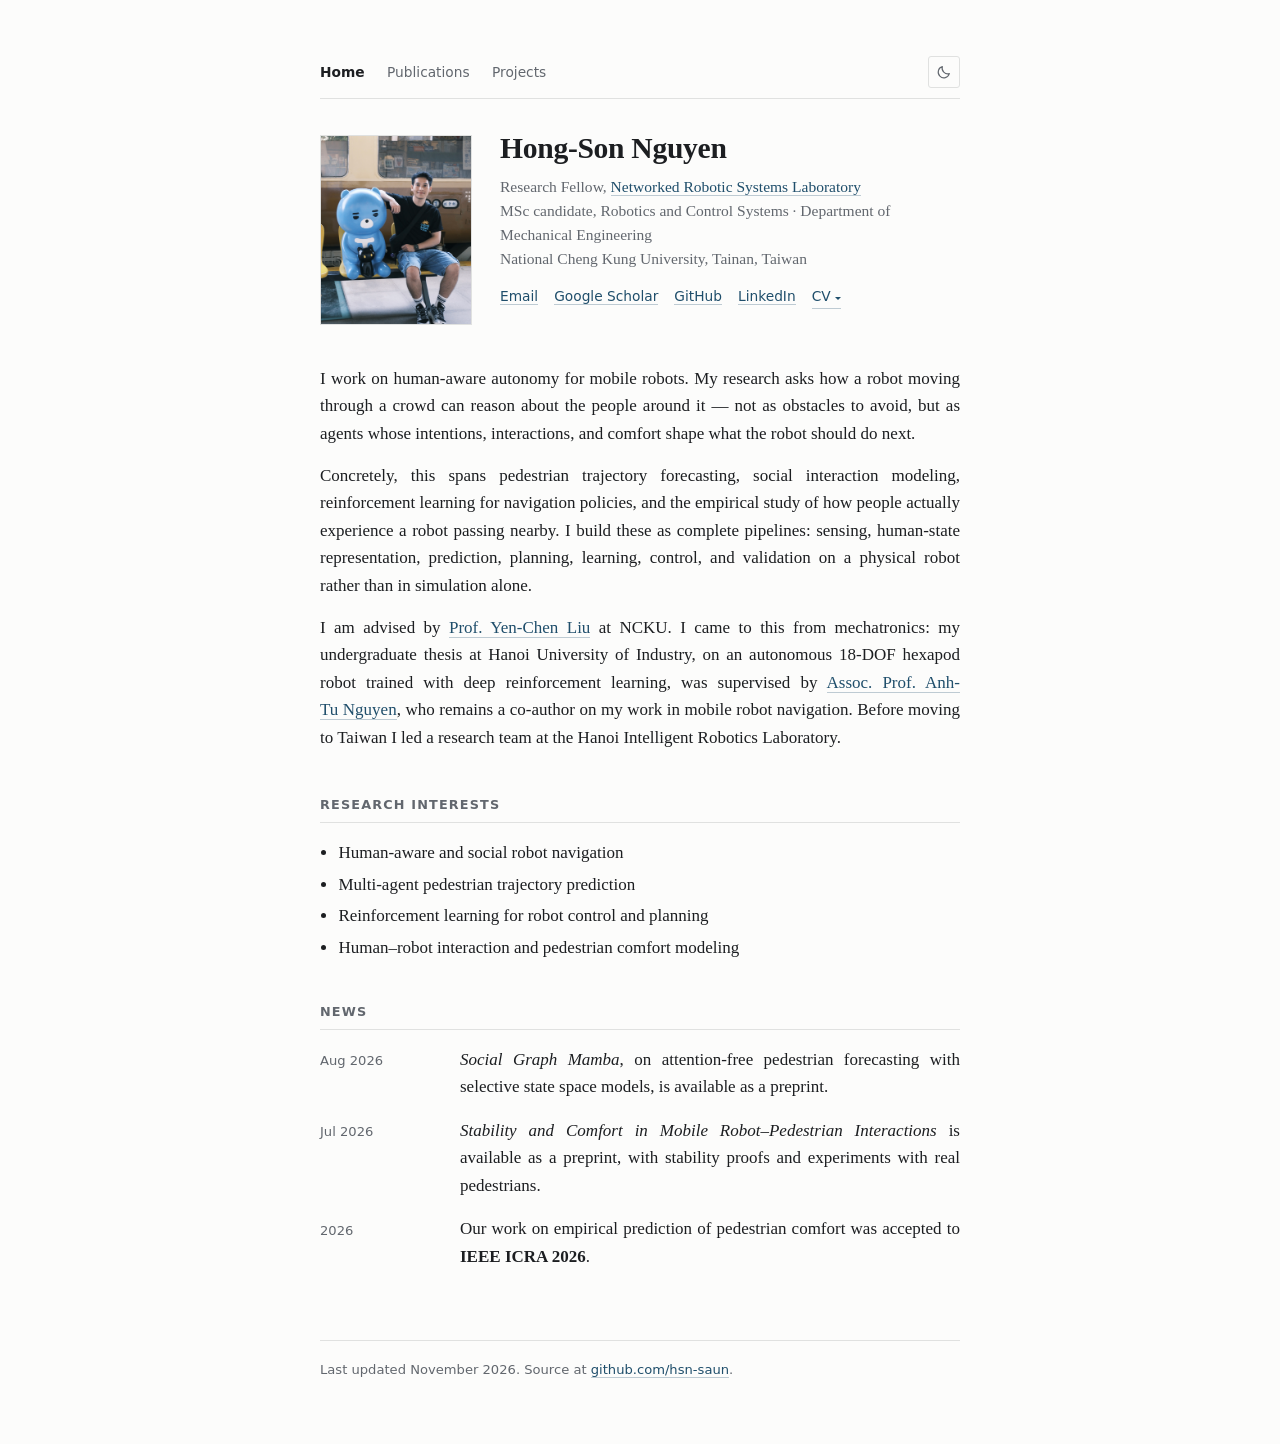
<file: index.html>
<!doctype html>
<html lang="en">
<head>
<meta charset="utf-8">
<meta name="viewport" content="width=device-width, initial-scale=1">
<title>Hong-Son Nguyen</title>
<meta name="description" content="Hong-Son Nguyen — Research Fellow at the Networked Robotic Systems Laboratory, National Cheng Kung University, working on human-aware mobile robot navigation, pedestrian trajectory prediction, and reinforcement learning.">
<meta name="author" content="Hong-Son Nguyen">

<meta property="og:type" content="website">
<meta property="og:title" content="Hong-Son Nguyen">
<meta property="og:description" content="Human-aware mobile robot navigation, pedestrian trajectory prediction, and reinforcement learning. Networked Robotic Systems Lab, NCKU.">

<link rel="stylesheet" href="style.css">

<script>
  /* Applied before first paint so a remembered dark choice does not flash light. */
  (function () {
    try {
      var saved = localStorage.getItem('theme');
      if (saved === 'dark') document.documentElement.setAttribute('data-theme', 'dark');
    } catch (e) {}
  })();
</script>
</head>
<body>

<a class="skip" href="#main">Skip to content</a>

<div class="page">

  <div class="topbar">
    <nav class="site-nav" aria-label="Site sections">
      <a href="index.html" aria-current="page">Home</a>
      <a href="publications.html">Publications</a>
      <a href="projects.html">Projects</a>
    </nav>
    <button class="theme-toggle" type="button" id="themeToggle" aria-label="Switch to dark theme">
      <svg class="to-dark" viewBox="0 0 24 24" fill="none" stroke="currentColor"
           stroke-width="1.7" stroke-linecap="round" stroke-linejoin="round" aria-hidden="true">
        <path d="M20 14.5A8.5 8.5 0 0 1 9.5 4a8.5 8.5 0 1 0 10.5 10.5z"/>
      </svg>
      <svg class="to-light" viewBox="0 0 24 24" fill="none" stroke="currentColor"
           stroke-width="1.7" stroke-linecap="round" stroke-linejoin="round" aria-hidden="true">
        <circle cx="12" cy="12" r="4.2"/>
        <path d="M12 2.6v2.2M12 19.2v2.2M2.6 12h2.2M19.2 12h2.2M5.3 5.3l1.6 1.6M17.1 17.1l1.6 1.6M18.7 5.3l-1.6 1.6M6.9 17.1l-1.6 1.6"/>
      </svg>
    </button>
  </div>

  <header class="intro">
    <figure class="portrait">
      <img src="assets/MeChillin.jpg" alt="Hong-Son Nguyen"
           onerror="this.src='assets/portrait-placeholder.svg'; this.alt='Portrait placeholder';">
    </figure>

    <div class="intro-body">
      <h1>Hong-Son Nguyen</h1>
      <p class="affil">
        Research Fellow, <a href="https://sites.google.com/site/yenchenliuncku/">Networked Robotic Systems Laboratory</a><br>
        MSc candidate, Robotics and Control Systems &middot; Department of Mechanical Engineering<br>
        National Cheng Kung University, Tainan, Taiwan
      </p>

      <ul class="links">
        <li><a href="mailto:hongsonnguyen.haui@gmail.com">Email</a></li>
        <li><a href="https://scholar.google.com/citations?user=FENrtWsAAAAJ&amp;hl=en">Google Scholar</a></li>
        <li><a href="https://github.com/sontypo">GitHub</a></li>
        <li><a href="https://www.linkedin.com/in/hong-son-nguyen-751tps/">LinkedIn</a></li>
        <li class="cv-menu">
          <button type="button" id="cvButton" aria-expanded="false" aria-controls="cvChoices">CV</button>
          <ul id="cvChoices" hidden>
            <li><a href="assets/HongSon_Nguyen_CV_Academic.pdf">Academic CV<span>2 pages &middot; full publication list</span></a></li>
            <li><a href="assets/HongSon_Nguyen_CV_Industry.pdf">Industry CV<span>2 pages &middot; engineering roles</span></a></li>
          </ul>
        </li>
      </ul>
    </div>
  </header>

  <main id="main">

    <section class="bio">
      <p>
        I work on human-aware autonomy for mobile robots. My research asks how a robot moving
        through a crowd can reason about the people around it — not as obstacles to avoid, but
        as agents whose intentions, interactions, and comfort shape what the robot should do next.
      </p>
      <p>
        Concretely, this spans pedestrian trajectory forecasting, social interaction modeling,
        reinforcement learning for navigation policies, and the empirical study of how people
        actually experience a robot passing nearby. I build these as complete pipelines: sensing,
        human-state representation, prediction, planning, learning, control, and validation on a
        physical robot rather than in simulation alone.
      </p>
      <p>
        I am advised by <a href="https://scholar.google.com/citations?user=D5p2j08AAAAJ&amp;hl=en">Prof.&nbsp;Yen-Chen&nbsp;Liu</a>
        at NCKU. I came to this from mechatronics: my undergraduate thesis at Hanoi University
        of Industry, on an autonomous 18-DOF hexapod robot trained with deep reinforcement
        learning, was supervised by
        <a href="https://scholar.google.com/citations?user=2jZTByoAAAAJ&amp;hl=en">Assoc.&nbsp;Prof.&nbsp;Anh-Tu&nbsp;Nguyen</a>,
        who remains a co-author on my work in mobile robot navigation. Before moving to Taiwan
        I led a research team at the Hanoi Intelligent Robotics Laboratory.
      </p>
    </section>

    <section>
      <h2>Research interests</h2>
      <ul class="interests">
        <li>Human-aware and social robot navigation</li>
        <li>Multi-agent pedestrian trajectory prediction</li>
        <li>Reinforcement learning for robot control and planning</li>
        <li>Human–robot interaction and pedestrian comfort modeling</li>
      </ul>
    </section>

    <section>
      <h2>News</h2>
      <dl class="news">
        <dt>Aug 2026</dt>
        <dd><em>Social Graph Mamba</em>, on attention-free pedestrian forecasting with selective
            state space models, is available as a preprint.</dd>

        <dt>Jul 2026</dt>
        <dd><em>Stability and Comfort in Mobile Robot–Pedestrian Interactions</em> is available as
            a preprint, with stability proofs and experiments with real pedestrians.</dd>

        <dt>2026</dt>
        <dd>Our work on empirical prediction of pedestrian comfort was accepted to
            <strong>IEEE ICRA 2026</strong>.</dd>

      </dl>
    </section>
  </main>

  <footer>
    <p>
      Last updated November 2026.
      Source at <a href="https://github.com/hsn-saun">github.com/hsn-saun</a>.
    </p>
  </footer>

</div>

<script>
  (function () {
    var root = document.documentElement;
    var btn = document.getElementById('themeToggle');

    function setTheme(mode) {
      if (mode === 'dark') root.setAttribute('data-theme', 'dark');
      else root.removeAttribute('data-theme');
      btn.setAttribute('aria-label',
        mode === 'dark' ? 'Switch to light theme' : 'Switch to dark theme');
      try { localStorage.setItem('theme', mode); } catch (e) {}
    }

    /* Sync the label with whatever the pre-paint script already applied. */
    btn.setAttribute('aria-label',
      root.getAttribute('data-theme') === 'dark'
        ? 'Switch to light theme' : 'Switch to dark theme');

    btn.addEventListener('click', function () {
      setTheme(root.getAttribute('data-theme') === 'dark' ? 'light' : 'dark');
    });
  })();

  /* CV chooser. Without JavaScript the menu stays open, so both CVs remain reachable. */
  (function () {
    var button = document.getElementById('cvButton');
    var menu = document.getElementById('cvChoices');

    function open(isOpen) {
      menu.hidden = !isOpen;
      button.setAttribute('aria-expanded', String(isOpen));
    }

    open(false);

    button.addEventListener('click', function (e) {
      e.stopPropagation();
      open(menu.hidden);
    });

    document.addEventListener('click', function (e) {
      if (!menu.hidden && !menu.contains(e.target)) open(false);
    });

    document.addEventListener('keydown', function (e) {
      if (e.key === 'Escape' && !menu.hidden) {
        open(false);
        button.focus();
      }
    });
  })();
</script>


</body>
</html>
</file>
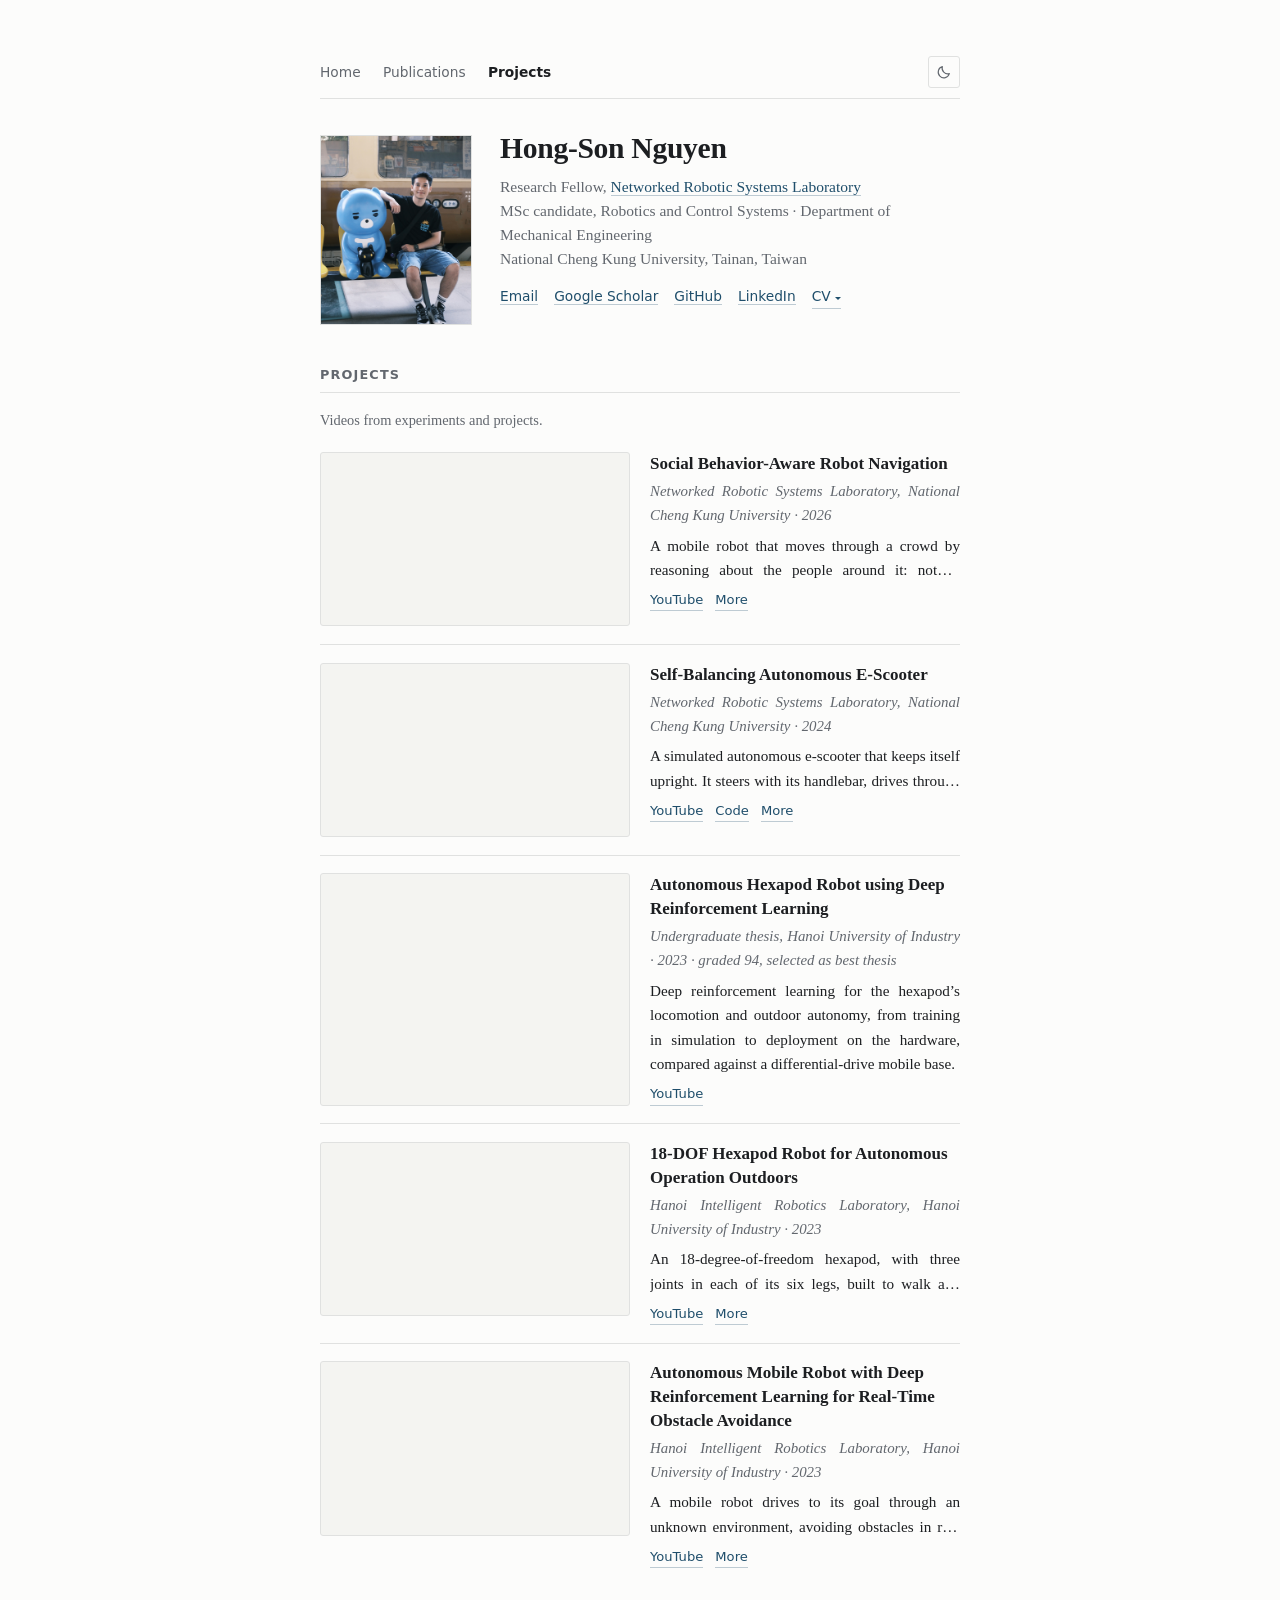
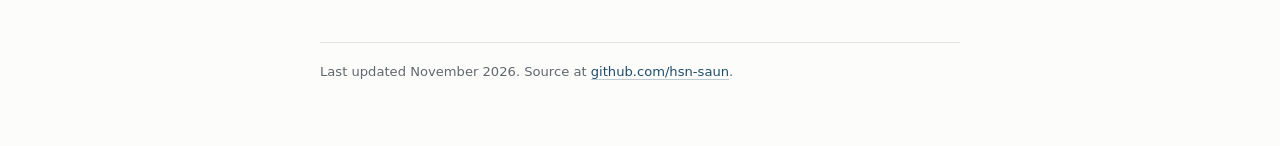
<file: projects.html>
<!doctype html>
<html lang="en">
<head>
<meta charset="utf-8">
<meta name="viewport" content="width=device-width, initial-scale=1">
<title>Projects — Hong-Son Nguyen</title>
<meta name="description" content="Project videos by Hong-Son Nguyen: autonomous mobile robots and hexapod robots driven by deep reinforcement learning.">
<meta name="author" content="Hong-Son Nguyen">

<meta property="og:type" content="website">
<meta property="og:title" content="Projects — Hong-Son Nguyen">
<meta property="og:description" content="Human-aware mobile robot navigation, pedestrian trajectory prediction, and reinforcement learning. Networked Robotic Systems Lab, NCKU.">

<link rel="stylesheet" href="style.css">

<script>
  /* Applied before first paint so a remembered dark choice does not flash light. */
  (function () {
    try {
      var saved = localStorage.getItem('theme');
      if (saved === 'dark') document.documentElement.setAttribute('data-theme', 'dark');
    } catch (e) {}
  })();
</script>
</head>
<body>

<a class="skip" href="#main">Skip to content</a>

<div class="page">

  <div class="topbar">
    <nav class="site-nav" aria-label="Site sections">
      <a href="index.html">Home</a>
      <a href="publications.html">Publications</a>
      <a href="projects.html" aria-current="page">Projects</a>
    </nav>
    <button class="theme-toggle" type="button" id="themeToggle" aria-label="Switch to dark theme">
      <svg class="to-dark" viewBox="0 0 24 24" fill="none" stroke="currentColor"
           stroke-width="1.7" stroke-linecap="round" stroke-linejoin="round" aria-hidden="true">
        <path d="M20 14.5A8.5 8.5 0 0 1 9.5 4a8.5 8.5 0 1 0 10.5 10.5z"/>
      </svg>
      <svg class="to-light" viewBox="0 0 24 24" fill="none" stroke="currentColor"
           stroke-width="1.7" stroke-linecap="round" stroke-linejoin="round" aria-hidden="true">
        <circle cx="12" cy="12" r="4.2"/>
        <path d="M12 2.6v2.2M12 19.2v2.2M2.6 12h2.2M19.2 12h2.2M5.3 5.3l1.6 1.6M17.1 17.1l1.6 1.6M18.7 5.3l-1.6 1.6M6.9 17.1l-1.6 1.6"/>
      </svg>
    </button>
  </div>

  <header class="intro">
    <figure class="portrait">
      <img src="assets/MeChillin.jpg" alt="Hong-Son Nguyen"
           onerror="this.src='assets/portrait-placeholder.svg'; this.alt='Portrait placeholder';">
    </figure>

    <div class="intro-body">
      <h1>Hong-Son Nguyen</h1>
      <p class="affil">
        Research Fellow, <a href="https://sites.google.com/site/yenchenliuncku/">Networked Robotic Systems Laboratory</a><br>
        MSc candidate, Robotics and Control Systems &middot; Department of Mechanical Engineering<br>
        National Cheng Kung University, Tainan, Taiwan
      </p>

      <ul class="links">
        <li><a href="mailto:hongsonnguyen.haui@gmail.com">Email</a></li>
        <li><a href="https://scholar.google.com/citations?user=FENrtWsAAAAJ&amp;hl=en">Google Scholar</a></li>
        <li><a href="https://github.com/sontypo">GitHub</a></li>
        <li><a href="https://www.linkedin.com/in/hong-son-nguyen-751tps/">LinkedIn</a></li>
        <li class="cv-menu">
          <button type="button" id="cvButton" aria-expanded="false" aria-controls="cvChoices">CV</button>
          <ul id="cvChoices" hidden>
            <li><a href="assets/HongSon_Nguyen_CV_Academic.pdf">Academic CV<span>2 pages &middot; full publication list</span></a></li>
            <li><a href="assets/HongSon_Nguyen_CV_Industry.pdf">Industry CV<span>2 pages &middot; engineering roles</span></a></li>
          </ul>
        </li>
      </ul>
    </div>
  </header>

  <main id="main">

    <section>
      <h2>Projects</h2>
      <p class="note">
        Videos from experiments and projects.
      </p>

      <ol class="projects">

        <li>
          <div class="project-video">
            <iframe src="https://www.youtube-nocookie.com/embed/bAMJES0560Y"
                    title="Social-BARN results: robot navigating crowds in simulation and among real pedestrians"
                    loading="lazy" allowfullscreen
                    allow="accelerometer; clipboard-write; encrypted-media; gyroscope; picture-in-picture; web-share"
                    referrerpolicy="strict-origin-when-cross-origin"></iframe>
          </div>
          <div class="project-body">
            <p class="title">Social Behavior-Aware Robot Navigation</p>
            <p class="venue">Networked Robotic Systems Laboratory, National Cheng Kung University &middot; 2026</p>
            <p class="desc">
              A mobile robot that moves through a crowd by reasoning about the people around it: not as
              obstacles to avoid, but as agents whose intentions, interactions and comfort shape what it
              should do next, while it keeps a safe distance from every person around it. The navigation
              policy is refined with human guidance. The video shows it first in simulation with crowds of
              5 to 25 people, then on the physical robot among real pedestrians in a corridor, a crossing
              and a dense social scene, with the onboard camera beside a 3D reconstruction of each run.
            </p>
            <p class="meta">
              <a href="https://www.youtube.com/watch?v=bAMJES0560Y">YouTube</a>
            </p>
          </div>
        </li>

        <li>
          <div class="project-video">
            <iframe src="https://www.youtube-nocookie.com/embed/UElPZi3rk5A"
                    title="Self-balancing e-scooter simulation"
                    loading="lazy" allowfullscreen
                    allow="accelerometer; clipboard-write; encrypted-media; gyroscope; picture-in-picture; web-share"
                    referrerpolicy="strict-origin-when-cross-origin"></iframe>
          </div>
          <div class="project-body">
            <p class="title">Self-Balancing Autonomous E-Scooter</p>
            <p class="venue">Networked Robotic Systems Laboratory, National Cheng Kung University &middot; 2024</p>
            <p class="desc">
              A simulated autonomous e-scooter that keeps itself upright. It steers with its handlebar,
              drives through the front wheel, and balances with a reaction plate driven by a PD+ control
              law on IMU roll feedback, holding within about a degree of upright. The same robot model
              also trains a learned velocity-tracking policy across parallel environments in Isaac Lab.
            </p>
            <p class="meta">
              <a href="https://www.youtube.com/watch?v=UElPZi3rk5A">YouTube</a>
              <a href="https://github.com/sontypo/Autonomous_E-Scooter_Simulation/tree/ros2-humble">Code</a>
            </p>
          </div>
        </li>

        <li>
          <div class="project-video project-video--4x3">
            <iframe src="https://www.youtube-nocookie.com/embed/WLNZRzARL0c"
                    title="Final thesis: development of an autonomous hexapod robot using deep reinforcement learning"
                    loading="lazy" allowfullscreen
                    allow="accelerometer; clipboard-write; encrypted-media; gyroscope; picture-in-picture; web-share"
                    referrerpolicy="strict-origin-when-cross-origin"></iframe>
          </div>
          <div class="project-body">
            <p class="title">Autonomous Hexapod Robot using Deep Reinforcement Learning</p>
            <p class="venue">Undergraduate thesis, Hanoi University of Industry &middot; 2023 &middot; graded 94, selected as best thesis</p>
            <p class="desc">
              Deep reinforcement learning for the hexapod&rsquo;s locomotion and outdoor autonomy, from
              training in simulation to deployment on the hardware, compared against a differential-drive
              mobile base.
            </p>
            <p class="meta">
              <a href="https://www.youtube.com/watch?v=WLNZRzARL0c">YouTube</a>
            </p>
          </div>
        </li>

        <li>
          <div class="project-video">
            <iframe src="https://www.youtube-nocookie.com/embed/9U0_5Xm_B40"
                    title="Hexapod robot exploring an outdoor environment"
                    loading="lazy" allowfullscreen
                    allow="accelerometer; clipboard-write; encrypted-media; gyroscope; picture-in-picture; web-share"
                    referrerpolicy="strict-origin-when-cross-origin"></iframe>
          </div>
          <div class="project-body">
            <p class="title">18-DOF Hexapod Robot for Autonomous Operation Outdoors</p>
            <p class="venue">Hanoi Intelligent Robotics Laboratory, Hanoi University of Industry &middot; 2023</p>
            <p class="desc">
              An 18-degree-of-freedom hexapod, with three joints in each of its six legs, built to walk
              and explore on its own across uneven outdoor terrain.
            </p>
            <p class="meta">
              <a href="https://www.youtube.com/watch?v=9U0_5Xm_B40">YouTube</a>
            </p>
          </div>
        </li>

        <li>
          <div class="project-video">
            <iframe src="https://www.youtube-nocookie.com/embed/ZdCEzJvqX3U"
                    title="Autonomous mobile robot adopting a DRL algorithm in an unknown environment"
                    loading="lazy" allowfullscreen
                    allow="accelerometer; clipboard-write; encrypted-media; gyroscope; picture-in-picture; web-share"
                    referrerpolicy="strict-origin-when-cross-origin"></iframe>
          </div>
          <div class="project-body">
            <p class="title">Autonomous Mobile Robot with Deep Reinforcement Learning for Real-Time Obstacle Avoidance</p>
            <p class="venue">Hanoi Intelligent Robotics Laboratory, Hanoi University of Industry &middot; 2023</p>
            <p class="desc">
              A mobile robot drives to its goal through an unknown environment, avoiding obstacles in
              real time with a policy learned by deep reinforcement learning. The controller was
              developed in Gazebo and then validated on the physical robot.
            </p>
            <p class="meta">
              <a href="https://www.youtube.com/watch?v=ZdCEzJvqX3U">YouTube</a>
            </p>
          </div>
        </li>

      </ol>
    </section>
  </main>

  <footer>
    <p>
      Last updated November 2026.
      Source at <a href="https://github.com/hsn-saun">github.com/hsn-saun</a>.
    </p>
  </footer>

</div>

<script>
  (function () {
    var root = document.documentElement;
    var btn = document.getElementById('themeToggle');

    function setTheme(mode) {
      if (mode === 'dark') root.setAttribute('data-theme', 'dark');
      else root.removeAttribute('data-theme');
      btn.setAttribute('aria-label',
        mode === 'dark' ? 'Switch to light theme' : 'Switch to dark theme');
      try { localStorage.setItem('theme', mode); } catch (e) {}
    }

    /* Sync the label with whatever the pre-paint script already applied. */
    btn.setAttribute('aria-label',
      root.getAttribute('data-theme') === 'dark'
        ? 'Switch to light theme' : 'Switch to dark theme');

    btn.addEventListener('click', function () {
      setTheme(root.getAttribute('data-theme') === 'dark' ? 'light' : 'dark');
    });
  })();

  /* CV chooser. Without JavaScript the menu stays open, so both CVs remain reachable. */
  (function () {
    var button = document.getElementById('cvButton');
    var menu = document.getElementById('cvChoices');

    function open(isOpen) {
      menu.hidden = !isOpen;
      button.setAttribute('aria-expanded', String(isOpen));
    }

    open(false);

    button.addEventListener('click', function (e) {
      e.stopPropagation();
      open(menu.hidden);
    });

    document.addEventListener('click', function (e) {
      if (!menu.hidden && !menu.contains(e.target)) open(false);
    });

    document.addEventListener('keydown', function (e) {
      if (e.key === 'Escape' && !menu.hidden) {
        open(false);
        button.focus();
      }
    });
  })();

  /* Project descriptions are trimmed so each entry is no taller than its video,
     with a More/Less button for the rest. Without JavaScript the full text shows. */
  (function () {
    var MIN_LINES = 2;     /* never trim below this, even beside a short video */
    var STACKED_LINES = 3; /* on narrow screens the video sits above the text */

    var entries = [].map.call(document.querySelectorAll('.projects li'), function (li, i) {
      var e = {
        li: li,
        video: li.querySelector('.project-video'),
        body: li.querySelector('.project-body'),
        desc: li.querySelector('.desc'),
        button: document.createElement('button'),
        open: false
      };
      e.desc.id = e.desc.id || 'project-desc-' + (i + 1);
      e.button.type = 'button';
      e.button.className = 'desc-toggle';
      e.button.setAttribute('aria-controls', e.desc.id);
      e.button.addEventListener('click', function () {
        e.open = !e.open;
        fit(e);
      });
      li.querySelector('.meta').appendChild(e.button);
      return e;
    });

    function fit(e) {
      var desc = e.desc;
      desc.classList.remove('is-trimmed');
      desc.style.webkitLineClamp = '';

      var lineHeight = parseFloat(getComputedStyle(desc).lineHeight);
      var fullHeight = desc.offsetHeight;
      var sideBySide = getComputedStyle(e.li).gridTemplateColumns.split(' ').length > 1;
      var lines = sideBySide
        ? Math.floor((e.video.offsetHeight - (e.body.offsetHeight - fullHeight)) / lineHeight)
        : STACKED_LINES;
      lines = Math.max(lines, MIN_LINES);

      var needsTrim = fullHeight > lines * lineHeight + 1;
      e.button.hidden = !needsTrim;
      e.button.textContent = e.open ? 'Less' : 'More';
      e.button.setAttribute('aria-expanded', String(e.open));

      if (needsTrim && !e.open) {
        desc.classList.add('is-trimmed');
        desc.style.webkitLineClamp = String(lines);
      }
    }

    function fitAll() { entries.forEach(fit); }

    var pending = false;
    window.addEventListener('resize', function () {
      if (pending) return;
      pending = true;
      requestAnimationFrame(function () { pending = false; fitAll(); });
    });

    fitAll();
    /* Line heights change once web fonts finish loading. */
    if (document.fonts && document.fonts.ready) document.fonts.ready.then(fitAll);
  })();
</script>


</body>
</html>
</file>
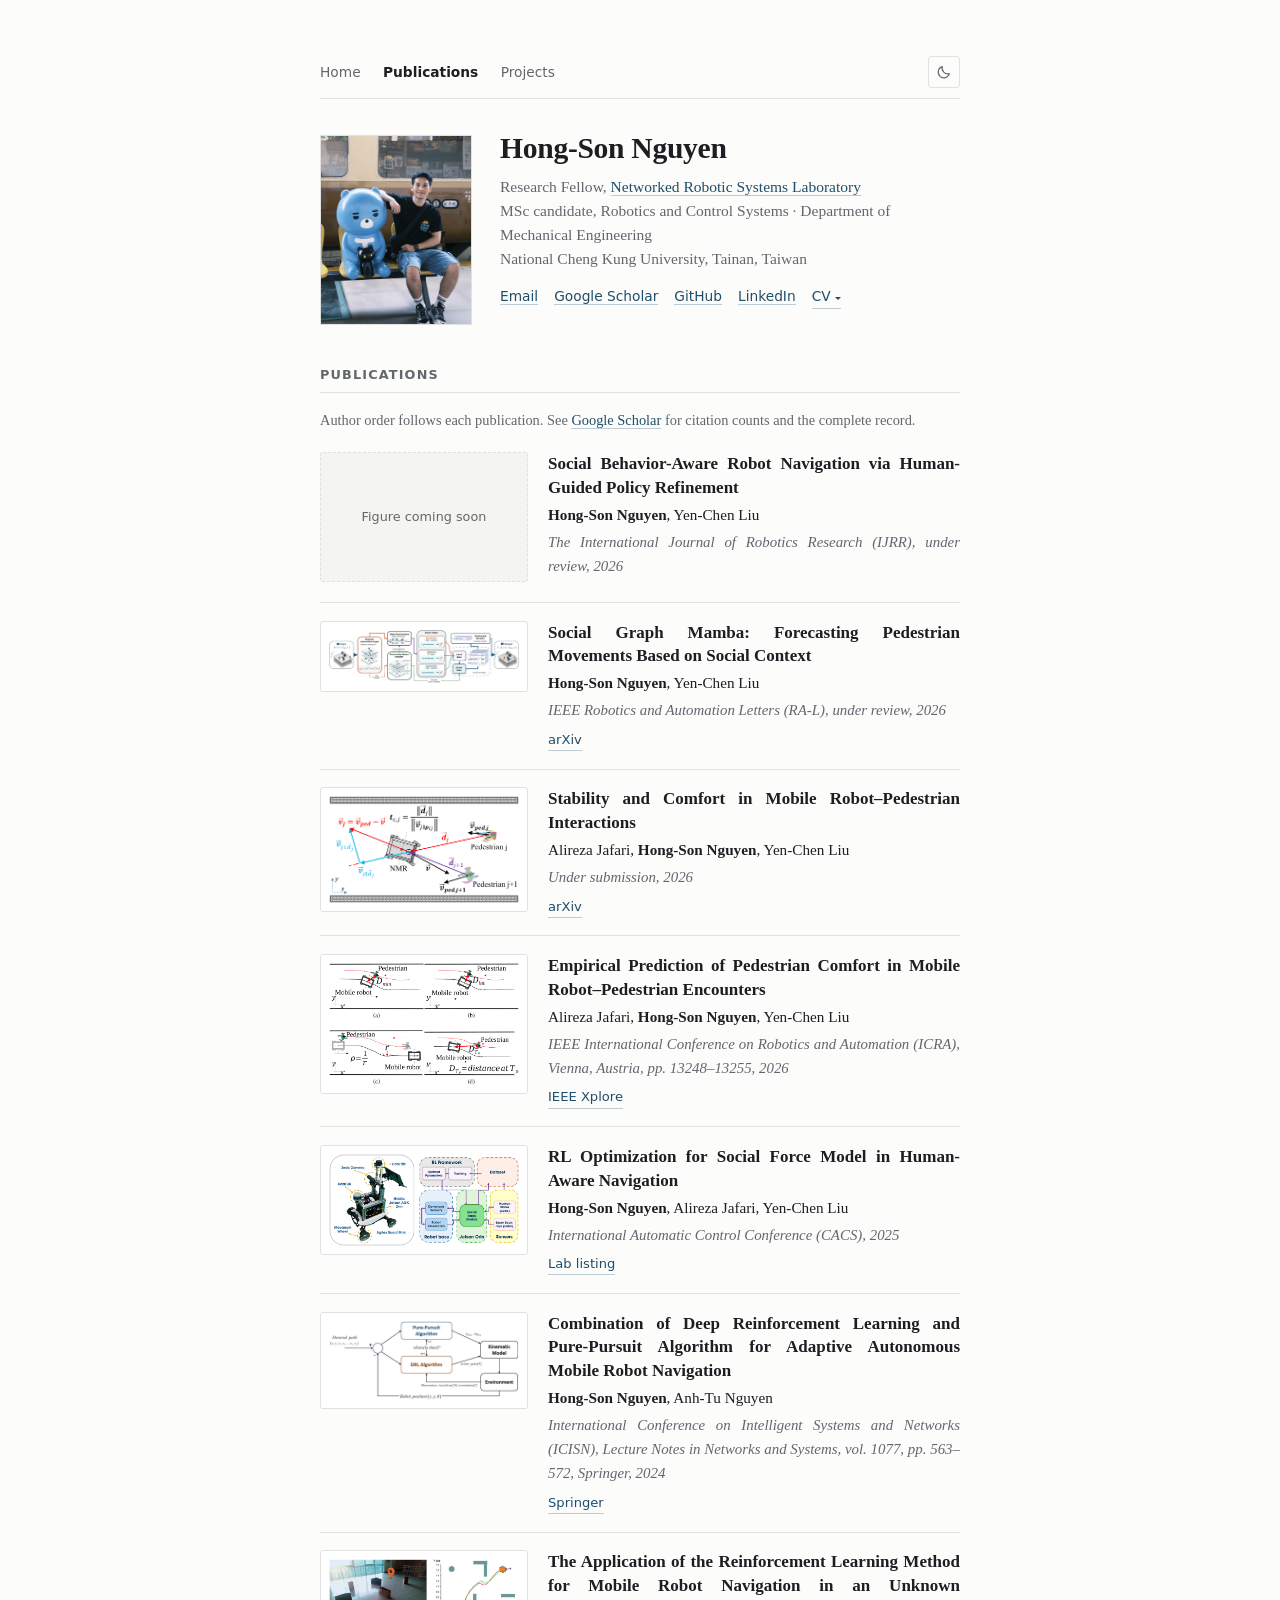
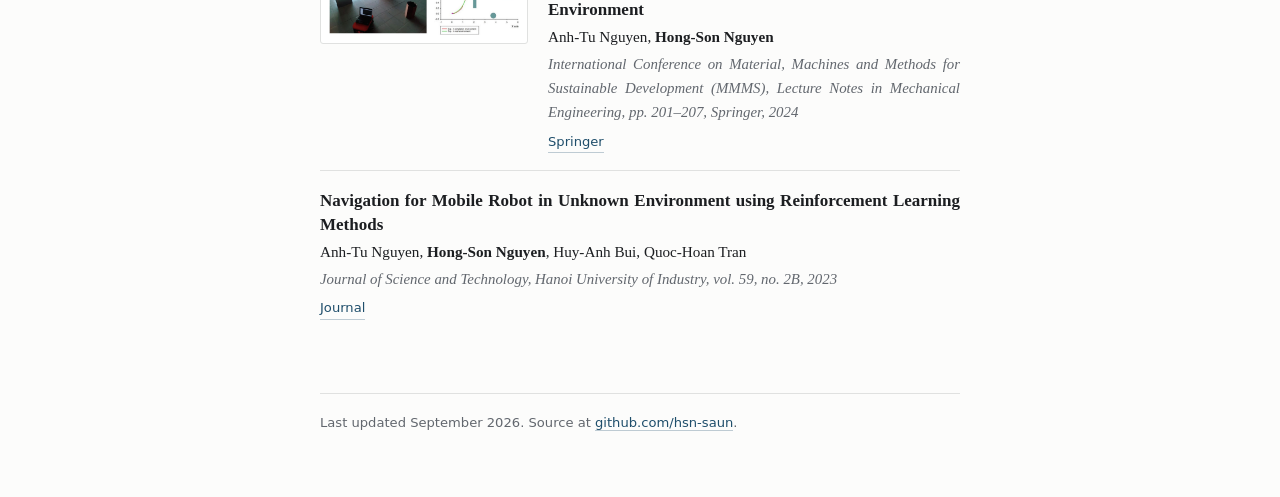
<file: publications.html>
<!doctype html>
<html lang="en">
<head>
<meta charset="utf-8">
<meta name="viewport" content="width=device-width, initial-scale=1">
<title>Publications — Hong-Son Nguyen</title>
<meta name="description" content="Publications by Hong-Son Nguyen on human-aware mobile robot navigation, pedestrian trajectory prediction, and reinforcement learning.">
<meta name="author" content="Hong-Son Nguyen">

<meta property="og:type" content="website">
<meta property="og:title" content="Publications — Hong-Son Nguyen">
<meta property="og:description" content="Human-aware mobile robot navigation, pedestrian trajectory prediction, and reinforcement learning. Networked Robotic Systems Lab, NCKU.">

<link rel="stylesheet" href="style.css">

<script>
  /* Applied before first paint so a remembered dark choice does not flash light. */
  (function () {
    try {
      var saved = localStorage.getItem('theme');
      if (saved === 'dark') document.documentElement.setAttribute('data-theme', 'dark');
    } catch (e) {}
  })();
</script>
</head>
<body>

<a class="skip" href="#main">Skip to content</a>

<div class="page">

  <div class="topbar">
    <nav class="site-nav" aria-label="Site sections">
      <a href="index.html">Home</a>
      <a href="publications.html" aria-current="page">Publications</a>
      <a href="projects.html">Projects</a>
    </nav>
    <button class="theme-toggle" type="button" id="themeToggle" aria-label="Switch to dark theme">
      <svg class="to-dark" viewBox="0 0 24 24" fill="none" stroke="currentColor"
           stroke-width="1.7" stroke-linecap="round" stroke-linejoin="round" aria-hidden="true">
        <path d="M20 14.5A8.5 8.5 0 0 1 9.5 4a8.5 8.5 0 1 0 10.5 10.5z"/>
      </svg>
      <svg class="to-light" viewBox="0 0 24 24" fill="none" stroke="currentColor"
           stroke-width="1.7" stroke-linecap="round" stroke-linejoin="round" aria-hidden="true">
        <circle cx="12" cy="12" r="4.2"/>
        <path d="M12 2.6v2.2M12 19.2v2.2M2.6 12h2.2M19.2 12h2.2M5.3 5.3l1.6 1.6M17.1 17.1l1.6 1.6M18.7 5.3l-1.6 1.6M6.9 17.1l-1.6 1.6"/>
      </svg>
    </button>
  </div>

  <header class="intro">
    <figure class="portrait">
      <img src="assets/MeChillin.jpg" alt="Hong-Son Nguyen"
           onerror="this.src='assets/portrait-placeholder.svg'; this.alt='Portrait placeholder';">
    </figure>

    <div class="intro-body">
      <h1>Hong-Son Nguyen</h1>
      <p class="affil">
        Research Fellow, <a href="https://sites.google.com/site/yenchenliuncku/">Networked Robotic Systems Laboratory</a><br>
        MSc candidate, Robotics and Control Systems &middot; Department of Mechanical Engineering<br>
        National Cheng Kung University, Tainan, Taiwan
      </p>

      <ul class="links">
        <li><a href="mailto:hongsonnguyen.haui@gmail.com">Email</a></li>
        <li><a href="https://scholar.google.com/citations?user=FENrtWsAAAAJ&amp;hl=en">Google Scholar</a></li>
        <li><a href="https://github.com/sontypo">GitHub</a></li>
        <li><a href="https://www.linkedin.com/in/hong-son-nguyen-751tps/">LinkedIn</a></li>
        <li class="cv-menu">
          <button type="button" id="cvButton" aria-expanded="false" aria-controls="cvChoices">CV</button>
          <ul id="cvChoices" hidden>
            <li><a href="assets/HongSon_Nguyen_CV_Academic.pdf">Academic CV<span>2 pages &middot; full publication list</span></a></li>
            <li><a href="assets/HongSon_Nguyen_CV_Industry.pdf">Industry CV<span>2 pages &middot; engineering roles</span></a></li>
          </ul>
        </li>
      </ul>
    </div>
  </header>

  <main id="main">

    <section>
      <h2>Publications</h2>
      <p class="note">
        Author order follows each publication. See
        <a href="https://scholar.google.com/citations?user=FENrtWsAAAAJ&amp;hl=en">Google Scholar</a>
        for citation counts and the complete record.
      </p>

      <ol class="pubs">

        <li class="has-fig">
          <!-- TODO: replace the placeholder with the method figure once it is ready -->
          <figure class="pub-fig pub-fig-placeholder" aria-hidden="true">
            <span>Figure coming soon</span>
          </figure>
          <div class="pub-body">
            <p class="title">Social Behavior-Aware Robot Navigation via Human-Guided Policy Refinement</p>
            <p class="authors"><strong>Hong-Son Nguyen</strong>, Yen-Chen Liu</p>
            <p class="venue">The International Journal of Robotics Research (IJRR), under review, 2026</p>
          </div>
        </li>

        <li class="has-fig">
          <figure class="pub-fig">
            <a href="assets/figures/social-graph-mamba.png" title="Open the full-size figure">
            <img src="assets/figures/social-graph-mamba.png" alt="Pipeline diagram: a dynamic interaction graph and community-aware encoder feed a social triplet of Cycle Mamba blocks, whose outputs are combined by a social gate and global scan before a multimodal trajectory decoder."
                 loading="lazy" decoding="async">
            </a>
          </figure>
          <div class="pub-body">
            <p class="title">Social Graph Mamba: Forecasting Pedestrian Movements Based on Social Context</p>
            <p class="authors"><strong>Hong-Son Nguyen</strong>, Yen-Chen Liu</p>
            <p class="venue">IEEE Robotics and Automation Letters (RA-L), under review, 2026</p>
            <p class="meta">
              <a href="https://arxiv.org/abs/2608.21411">arXiv</a>
            </p>
          </div>
        </li>

        <li class="has-fig">
          <figure class="pub-fig">
            <a href="assets/figures/stability-comfort.png" title="Open the full-size figure">
            <img src="assets/figures/stability-comfort.png" alt="Diagram of the projected time-to-collision between a nonholonomic mobile robot and two pedestrians passing in a corridor, with the relative velocity decomposed along and across the line of approach."
                 loading="lazy" decoding="async">
            </a>
          </figure>
          <div class="pub-body">
            <p class="title">Stability and Comfort in Mobile Robot–Pedestrian Interactions</p>
            <p class="authors">Alireza Jafari, <strong>Hong-Son Nguyen</strong>, Yen-Chen Liu</p>
            <p class="venue">Under submission, 2026</p>
            <p class="meta">
              <a href="https://arxiv.org/abs/2607.17604">arXiv</a>
            </p>
          </div>
        </li>

        <li class="has-fig">
          <figure class="pub-fig">
            <a href="assets/figures/pedestrian-comfort.png" title="Open the full-size figure">
            <img src="assets/figures/pedestrian-comfort.png" alt="Four panels defining the spatial kinematic variables: minimum distance, lateral distance, path curvature, and the distance at the passing moment."
                 loading="lazy" decoding="async">
            </a>
          </figure>
          <div class="pub-body">
            <p class="title">Empirical Prediction of Pedestrian Comfort in Mobile Robot–Pedestrian Encounters</p>
            <p class="authors">Alireza Jafari, <strong>Hong-Son Nguyen</strong>, Yen-Chen Liu</p>
            <p class="venue">IEEE International Conference on Robotics and Automation (ICRA), Vienna, Austria,
               pp. 13248–13255, 2026</p>
            <p class="meta">
              <a href="https://doi.org/10.1109/ICRA57385.2026.11697239">IEEE Xplore</a>
            </p>
          </div>
        </li>

        <li class="has-fig">
          <figure class="pub-fig">
            <a href="assets/figures/rl-social-force.jpg" title="Open the full-size figure">
            <img src="assets/figures/rl-social-force.jpg" alt="The Agilex Scout Mini platform with its Zed X camera, 2D and 3D LiDAR and Jetson AGX Orin, beside the reinforcement learning loop that tunes Social Force Model parameters from human states and laser scans."
                 loading="lazy" decoding="async">
            </a>
          </figure>
          <div class="pub-body">
            <p class="title">RL Optimization for Social Force Model in Human-Aware Navigation</p>
            <p class="authors"><strong>Hong-Son Nguyen</strong>, Alireza Jafari, Yen-Chen Liu</p>
            <p class="venue">International Automatic Control Conference (CACS), 2025</p>
            <p class="meta">
              <a href="https://sites.google.com/site/yenchenliuncku/pub">Lab listing</a>
            </p>
          </div>
        </li>

        <li class="has-fig">
          <figure class="pub-fig">
            <a href="assets/figures/pure-pursuit-drl.png" title="Open the full-size figure">
            <img src="assets/figures/pure-pursuit-drl.png" alt="Control block diagram: an obstacle check switches between the Pure-Pursuit algorithm and the deep reinforcement learning policy, whose outputs drive the robot kinematic model."
                 loading="lazy" decoding="async">
            </a>
          </figure>
          <div class="pub-body">
            <p class="title">Combination of Deep Reinforcement Learning and Pure-Pursuit Algorithm for
               Adaptive Autonomous Mobile Robot Navigation</p>
            <p class="authors"><strong>Hong-Son Nguyen</strong>, Anh-Tu Nguyen</p>
            <p class="venue">International Conference on Intelligent Systems and Networks (ICISN),
               Lecture Notes in Networks and Systems, vol. 1077, pp. 563–572, Springer, 2024</p>
            <p class="meta">
              <a href="https://link.springer.com/chapter/10.1007/978-981-97-5504-2_66">Springer</a>
            </p>
          </div>
        </li>

        <li class="has-fig">
          <figure class="pub-fig">
            <a href="assets/figures/rl-unknown-environment.jpg" title="Open the full-size figure">
            <img src="assets/figures/rl-unknown-environment.jpg" alt="An experiment photograph beside a plot comparing the robot trajectory in simulation and in the real environment through the same obstacle layout."
                 loading="lazy" decoding="async">
            </a>
          </figure>
          <div class="pub-body">
            <p class="title">The Application of the Reinforcement Learning Method for Mobile Robot
               Navigation in an Unknown Environment</p>
            <p class="authors">Anh-Tu Nguyen, <strong>Hong-Son Nguyen</strong></p>
            <p class="venue">International Conference on Material, Machines and Methods for Sustainable
               Development (MMMS), Lecture Notes in Mechanical Engineering, pp. 201–207, Springer, 2024</p>
            <p class="meta">
              <a href="https://link.springer.com/chapter/10.1007/978-3-031-57460-3_22">Springer</a>
            </p>
          </div>
        </li>

        <li>
          <div class="pub-body">
            <p class="title">Navigation for Mobile Robot in Unknown Environment using Reinforcement
               Learning Methods</p>
            <p class="authors">Anh-Tu Nguyen, <strong>Hong-Son Nguyen</strong>, Huy-Anh Bui, Quoc-Hoan Tran</p>
            <p class="venue">Journal of Science and Technology, Hanoi University of Industry,
               vol. 59, no. 2B, 2023</p>
            <p class="meta">
              <a href="https://vjol.info.vn/index.php/dhcnhn/article/view/82751">Journal</a>
            </p>
          </div>
        </li>

      </ol>
    </section>
  </main>

  <footer>
    <p>
      Last updated September 2026.
      Source at <a href="https://github.com/hsn-saun">github.com/hsn-saun</a>.
    </p>
  </footer>

</div>

<script>
  (function () {
    var root = document.documentElement;
    var btn = document.getElementById('themeToggle');

    function setTheme(mode) {
      if (mode === 'dark') root.setAttribute('data-theme', 'dark');
      else root.removeAttribute('data-theme');
      btn.setAttribute('aria-label',
        mode === 'dark' ? 'Switch to light theme' : 'Switch to dark theme');
      try { localStorage.setItem('theme', mode); } catch (e) {}
    }

    /* Sync the label with whatever the pre-paint script already applied. */
    btn.setAttribute('aria-label',
      root.getAttribute('data-theme') === 'dark'
        ? 'Switch to light theme' : 'Switch to dark theme');

    btn.addEventListener('click', function () {
      setTheme(root.getAttribute('data-theme') === 'dark' ? 'light' : 'dark');
    });
  })();

  /* CV chooser. Without JavaScript the menu stays open, so both CVs remain reachable. */
  (function () {
    var button = document.getElementById('cvButton');
    var menu = document.getElementById('cvChoices');

    function open(isOpen) {
      menu.hidden = !isOpen;
      button.setAttribute('aria-expanded', String(isOpen));
    }

    open(false);

    button.addEventListener('click', function (e) {
      e.stopPropagation();
      open(menu.hidden);
    });

    document.addEventListener('click', function (e) {
      if (!menu.hidden && !menu.contains(e.target)) open(false);
    });

    document.addEventListener('keydown', function (e) {
      if (e.key === 'Escape' && !menu.hidden) {
        open(false);
        button.focus();
      }
    });
  })();
</script>


</body>
</html>
</file>
<file: style.css>
/* Hong-Son Nguyen — academic homepage
   Single column, no build step. Light by default; the toggle in the top-right
   switches to dark and the choice is remembered per browser. */

:root {
  color-scheme: light;

  --bg:        #fcfcfb;
  --text:      #1c1e21;
  --muted:     #62676e;
  --rule:      #e0e1e0;
  --link:      #1f4e6b;
  --link-hover:#0f3550;
  --underline: rgba(31, 78, 107, 0.28);
  --mark:      #f4f4f1;
  --btn-hover: #f1f1ee;

  --serif: Charter, "Bitstream Charter", "Sitka Text", Cambria, Georgia, serif;
  --sans:  system-ui, -apple-system, "Segoe UI", Roboto, "Helvetica Neue", Arial, sans-serif;
}

:root[data-theme="dark"] {
  color-scheme: dark;

  --bg:        #16181a;
  --text:      #dfe1e3;
  --muted:     #9aa1a8;
  --rule:      #2c2f33;
  --link:      #82b4d4;
  --link-hover:#a9cee5;
  --underline: rgba(130, 180, 212, 0.30);
  --mark:      #22262a;
  --btn-hover: #24282c;
}

*, *::before, *::after { box-sizing: border-box; }

html { -webkit-text-size-adjust: 100%; }

body {
  margin: 0;
  background: var(--bg);
  color: var(--text);
  font-family: var(--serif);
  font-size: 17px;
  line-height: 1.62;
}

.skip {
  position: absolute;
  left: -9999px;
}
.skip:focus {
  left: 1rem;
  top: 1rem;
  z-index: 10;
  background: var(--bg);
  padding: 0.5rem 0.75rem;
  border: 1px solid var(--rule);
}

.page {
  max-width: 43rem;
  margin: 0 auto;
  padding: 3.5rem 1.5rem 4rem;
}

a {
  color: var(--link);
  text-decoration: none;
  border-bottom: 1px solid var(--underline);
}
a:hover { color: var(--link-hover); border-bottom-color: currentColor; }
a:focus-visible { outline: 2px solid var(--link); outline-offset: 2px; border-bottom-color: transparent; }

/* ---------- theme toggle ---------- */

/* ---------- top bar: site nav + theme toggle ---------- */

.topbar {
  display: flex;
  justify-content: space-between;
  align-items: center;
  gap: 1rem;
  margin-bottom: 2.25rem;
  padding-bottom: 0.6rem;
  border-bottom: 1px solid var(--rule);
}

.site-nav {
  display: flex;
  gap: 1.4rem;
  font-family: var(--sans);
  font-size: 0.86rem;
}

.site-nav a {
  border-bottom: none;
  color: var(--muted);
}
.site-nav a:hover { color: var(--text); }
.site-nav a[aria-current="page"] {
  color: var(--text);
  font-weight: 600;
}

.theme-toggle {
  flex: none;
  display: grid;
  place-items: center;
  width: 2rem;
  height: 2rem;
  padding: 0;
  background: none;
  border: 1px solid var(--rule);
  border-radius: 3px;
  color: var(--muted);
  cursor: pointer;
}
.theme-toggle:hover { background: var(--btn-hover); color: var(--text); }
.theme-toggle:focus-visible { outline: 2px solid var(--link); outline-offset: 2px; }
.theme-toggle svg { width: 1rem; height: 1rem; display: block; }

/* show the icon for the theme you would switch *to* */
.theme-toggle .to-dark  { display: block; }
.theme-toggle .to-light { display: none; }
:root[data-theme="dark"] .theme-toggle .to-dark  { display: none; }
:root[data-theme="dark"] .theme-toggle .to-light { display: block; }

/* ---------- header ---------- */

.intro {
  display: flex;
  gap: 1.75rem;
  align-items: flex-start;
  margin-bottom: 2.5rem;
}

.portrait {
  margin: 0;
  flex: 0 0 9.5rem;
}

.portrait img {
  display: block;
  width: 100%;
  height: auto;
  aspect-ratio: 4 / 5;
  object-fit: cover;
  background: var(--mark);
  border: 1px solid var(--rule);
}

h1 {
  font-size: 1.85rem;
  font-weight: 600;
  line-height: 1.2;
  letter-spacing: -0.01em;
  margin: -0.2rem 0 0.5rem;
}

.affil {
  margin: 0 0 0.9rem;
  color: var(--muted);
  font-size: 0.97rem;
  line-height: 1.55;
}

.links {
  list-style: none;
  display: flex;
  flex-wrap: wrap;
  gap: 0.35rem 1rem;
  margin: 0;
  padding: 0;
  font-family: var(--sans);
  font-size: 0.86rem;
}

@media (max-width: 34rem) {
  .intro { flex-direction: column; gap: 1.25rem; }
  .portrait { flex: none; width: 8.5rem; }
  h1 { margin-top: 0; }
}

/* ---------- CV chooser ---------- */

.cv-menu { position: relative; }

.cv-menu > button {
  font: inherit;
  color: var(--link);
  background: none;
  border: none;
  border-bottom: 1px solid var(--underline);
  padding: 0;
  cursor: pointer;
}
.cv-menu > button::after {
  content: "";
  display: inline-block;
  margin-left: 0.35em;
  border: 0.28em solid transparent;
  border-top-color: currentColor;
  transform: translateY(0.15em);
}
.cv-menu > button:hover { color: var(--link-hover); border-bottom-color: currentColor; }
.cv-menu > button[aria-expanded="true"]::after { transform: translateY(-0.15em) rotate(180deg); }
.cv-menu > button:focus-visible { outline: 2px solid var(--link); outline-offset: 2px; }

.cv-menu ul {
  /* CV is the last link in the row, so the menu hangs from its right edge and
     opens leftwards — anchoring left would push it past the viewport. */
  position: absolute;
  top: calc(100% + 0.5rem);
  right: 0;
  z-index: 5;
  min-width: 15rem;
  margin: 0;
  padding: 0.3rem;
  list-style: none;
  background: var(--bg);
  border: 1px solid var(--rule);
  border-radius: 3px;
  box-shadow: 0 6px 20px rgba(0, 0, 0, 0.09);
}

.cv-menu ul a {
  display: block;
  padding: 0.45rem 0.6rem;
  border-bottom: none;
  border-radius: 2px;
  color: var(--text);
  line-height: 1.35;
}
.cv-menu ul a:hover { background: var(--btn-hover); color: var(--text); }
.cv-menu ul a span {
  display: block;
  margin-top: 0.1rem;
  font-size: 0.78rem;
  color: var(--muted);
}



/* ---------- sections ---------- */

main section { margin-bottom: 2.5rem; }

h2 {
  font-family: var(--sans);
  font-size: 0.8rem;
  font-weight: 600;
  letter-spacing: 0.09em;
  text-transform: uppercase;
  color: var(--muted);
  margin: 0 0 1rem;
  padding-bottom: 0.4rem;
  border-bottom: 1px solid var(--rule);
}

p { margin: 0 0 0.9rem; }
p:last-child { margin-bottom: 0; }

.bio { margin-bottom: 2.75rem; }

.note {
  font-size: 0.9rem;
  color: var(--muted);
  margin-bottom: 1.25rem;
}

.interests {
  margin: 0;
  padding-left: 1.15rem;
}
.interests li { margin-bottom: 0.25rem; }

/* Running text is justified on every page. Single lines and the last line of a
   block stay left-aligned, and hyphenation keeps word gaps even in narrow
   columns. Add new text blocks here so the pages stay consistent. */
.bio p,
.note,
.interests li,
.news dd,
.pubs .title,
.pubs .authors,
.pubs .venue,
.projects .venue,
.projects .desc {
  text-align: justify;
  hyphens: auto;
}

/* ---------- news / cv lists ---------- */

.news, .cvlist {
  margin: 0;
  display: grid;
  grid-template-columns: 7.5rem 1fr;
  gap: 0.15rem 1.25rem;
}

.news dt, .cvlist dt {
  font-family: var(--sans);
  font-size: 0.82rem;
  color: var(--muted);
  padding-top: 0.28rem;
  font-variant-numeric: tabular-nums;
}

.news dd, .cvlist dd { margin: 0 0 0.85rem; }

.cvlist dd { margin-bottom: 1.1rem; }

@media (max-width: 34rem) {
  .news, .cvlist { grid-template-columns: 1fr; gap: 0; }
  .news dt, .cvlist dt { padding-top: 0.6rem; }
  .news dd, .cvlist dd { margin-bottom: 0.5rem; }
}

/* ---------- publications ---------- */

.pubs,
.projects {
  list-style: none;
  margin: 0;
  padding: 0;
}

.pubs li,
.projects li {
  padding: 1.1rem 0;
  border-top: 1px solid var(--rule);
}
.pubs li:first-child,
.projects li:first-child { border-top: none; padding-top: 0; }

/* Entries with an extracted figure put it in a fixed left column; entries
   without one simply run full width, so a missing figure costs nothing. */
.pubs li.has-fig {
  display: grid;
  grid-template-columns: 13rem 1fr;
  gap: 1.25rem;
  align-items: start;
}

.pub-fig {
  margin: 0;
  padding: 0.5rem;
  background: #fff;
  border: 1px solid var(--rule);
  border-radius: 3px;
}

.pub-fig a {
  display: block;
  border-bottom: none;
}
.pub-fig a:hover { opacity: 0.82; }
.pub-fig a:focus-visible { outline: 2px solid var(--link); outline-offset: 3px; }

.pub-fig img {
  display: block;
  width: 100%;
  height: auto;
}

/* Reserved slot for a figure that is not ready yet. */
.pub-fig-placeholder {
  display: flex;
  align-items: center;
  justify-content: center;
  aspect-ratio: 16 / 10;
  background: var(--mark);
  border-style: dashed;
  color: var(--muted);
  font-family: var(--sans);
  font-size: 0.8rem;
}

@media (max-width: 34rem) {
  .pubs li.has-fig { grid-template-columns: 1fr; gap: 0.85rem; }
  .pub-fig { max-width: 20rem; }
}

.pubs .title,
.projects .title {
  margin: 0 0 0.2rem;
  font-weight: 600;
  line-height: 1.4;
}

.pubs .authors,
.projects .desc {
  margin: 0 0 0.15rem;
  font-size: 0.95rem;
}

.pubs .venue,
.projects .venue {
  margin: 0 0 0.4rem;
  font-size: 0.93rem;
  color: var(--muted);
  font-style: italic;
}

.pubs .meta,
.projects .meta {
  margin: 0;
  font-family: var(--sans);
  font-size: 0.82rem;
  display: flex;
  flex-wrap: wrap;
  gap: 0.75rem;
}

/* ---------- projects ---------- */

/* Text styles are shared with the publication list above, so both pages read
   the same. Only the layout differs: the video takes half the column, the same
   width as the text beside it. */
.projects li {
  display: grid;
  grid-template-columns: 1fr 1fr;
  gap: 1.25rem;
  align-items: start;
}

/* Videos keep their own shape; most are 16:9, the thesis video is 4:3. */
.project-video {
  aspect-ratio: 16 / 9;
  background: var(--mark);
  border: 1px solid var(--rule);
  border-radius: 3px;
  overflow: hidden;
}
.project-video--4x3 { aspect-ratio: 4 / 3; }

.project-video iframe,
.project-video video {
  display: block;
  width: 100%;
  height: 100%;
  border: 0;
}

.projects .desc { margin-bottom: 0.4rem; }

/* Set by the script in projects.html, which also picks the number of lines so
   the entry is no taller than its video. */
.projects .desc.is-trimmed {
  display: -webkit-box;
  -webkit-box-orient: vertical;
  overflow: hidden;
}

/* Styled as a link, like the CV button. */
.desc-toggle {
  font: inherit;
  color: var(--link);
  background: none;
  border: none;
  border-bottom: 1px solid var(--underline);
  padding: 0;
  cursor: pointer;
}
.desc-toggle:hover { color: var(--link-hover); border-bottom-color: currentColor; }
.desc-toggle:focus-visible { outline: 2px solid var(--link); outline-offset: 2px; }
.desc-toggle[hidden] { display: none; }

@media (max-width: 34rem) {
  .projects li { grid-template-columns: 1fr; gap: 0.85rem; }
}

/* ---------- footer ---------- */

footer {
  margin-top: 3.5rem;
  padding-top: 1.1rem;
  border-top: 1px solid var(--rule);
  font-family: var(--sans);
  font-size: 0.82rem;
  color: var(--muted);
}

@media print {
  :root { color-scheme: light; }
  body { background: #fff; color: #000; font-size: 11pt; }
  .page { max-width: none; padding: 0; }
  a { color: #000; border-bottom: none; }
  .skip, .portrait, .theme-toggle, .project-video { display: none; }
  .projects li { display: block; }
  .projects .desc.is-trimmed { display: block; }
  .desc-toggle { display: none; }
}
</file>
